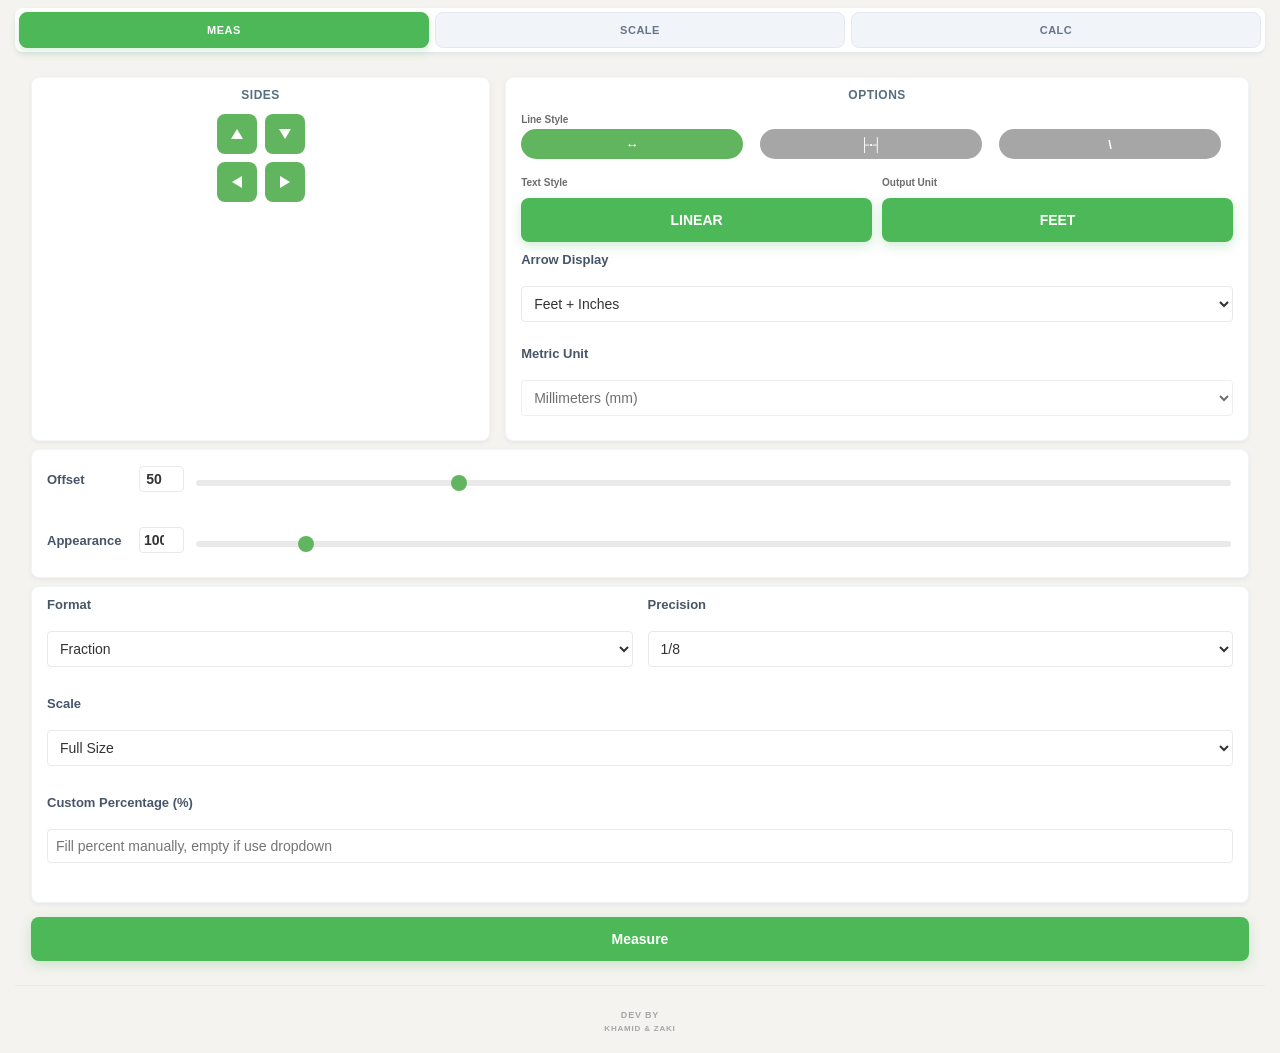
<file: TSP-Sign-Tools/index.html>
<!DOCTYPE html>
<html>
<head>
    <meta charset="UTF-8">
    <title>Measurement Plugin</title>
    <link rel="stylesheet" href="css/style.css">
    
    <style>
        :root {
            --bg-main: #f4f3ef;
            --bg-panel: #ffffff;
            --color-green: #62b55f;
            --color-blue: #4472c4;
            --color-gray: #a6a6a6;
            --color-light-gray: #e9e9e9;
            --text-dark: #333333;
            --text-muted: #6b6b6b;
            --border-radius: 8px;
        }

        * { box-sizing: border-box; font-family: 'Segoe UI', Tahoma, Geneva, Verdana, sans-serif; font-size: 12px; }
        body { 
        background-color: var(--bg-main); 
        margin: 0; 
        padding: 8px 15px; 
        color: var(--text-dark); 
    }

        /* --- TABS NAVIGASI --- */
        #header { display: flex; background: var(--bg-panel); border-radius: var(--border-radius); padding: 4px; margin-bottom: 8px; box-shadow: 0 2px 5px rgba(0,0,0,0.05); }
        .tab-btn { flex: 1; padding: 10px 0; border: none; background: transparent; font-weight: 700; color: var(--color-gray); border-radius: 6px; cursor: pointer; transition: 0.3s; }
        .tab-btn.active { background-color: var(--color-green); color: white; }

        /* --- PANEL UMUM --- */
        .panel {
        background-color: var(--bg-panel);
        border-radius: var(--border-radius);
        padding: 10px 15px;
        margin-bottom: 8px; box-shadow: 0 2px 5px rgba(0,0,0,0.05); }
        .panel-row {
        display: flex;
        gap: 15px;
        margin-bottom: 8px;
    }
        .panel-col { flex: 1; }
        .section-title { text-align: center; font-weight: 700; margin-top: 0; margin-bottom: 10px; color: var(--text-muted); text-transform: uppercase; }

        /* --- SIDES (KIRI) --- */
       /* --- SIDES (KIRI) --- */
.sides-grid {
    display: grid;
    grid-template-columns: 40px 40px;
    grid-template-rows: 40px 40px;
    gap: 8px;
    justify-content: center;
    align-content: center;
    width: 100%;
    margin: 0;
}

.sides-grid > div {
    width: 40px;
    height: 40px;
}

.side-btn {
    display: flex;
    align-items: center;
    justify-content: center;
    width: 40px;
    height: 40px;
    background-color: var(--color-light-gray);
    border-radius: var(--border-radius);
    cursor: pointer;
    transition: 0.2s;
}
        .side-btn { display: flex; align-items: center; justify-content: center; width: 40px; height: 40px; background-color: var(--color-light-gray); border-radius: var(--border-radius); cursor: pointer; transition: 0.2s; }
        .sides-grid input[type="checkbox"] { display: none; }
        .sides-grid input[type="checkbox"]:checked + .side-btn { background-color: var(--color-green); }
        .arrow-up { width: 0; height: 0; border-left: 6px solid transparent; border-right: 6px solid transparent; border-bottom: 10px solid white; }
        .arrow-down { width: 0; height: 0; border-left: 6px solid transparent; border-right: 6px solid transparent; border-top: 10px solid white; }
        .arrow-left { width: 0; height: 0; border-top: 6px solid transparent; border-bottom: 6px solid transparent; border-right: 10px solid white; }
        .arrow-right { width: 0; height: 0; border-top: 6px solid transparent; border-bottom: 6px solid transparent; border-left: 10px solid white; }

        /* --- OPTIONS (KANAN) --- */
        .options-grid { display: flex; flex-direction: column; gap: 10px; }
        .line-style-group { display: flex; gap: 5px; }
        .line-style-group input[type="radio"] { display: none; }
        .line-style-btn { flex: 1; height: 30px; background-color: var(--color-gray); border-radius: 20px; cursor: pointer; display: flex; align-items: center; justify-content: center; color: white; font-weight: bold; transition: 0.2s; }
        .line-style-group input[type="radio"]:checked + .line-style-btn { background-color: var(--color-green); }
        .text-unit-group { display: flex; gap: 10px; }
        .text-unit-group > div { flex: 1; }
        .blue-btn { width: 100%; background-color: var(--color-blue); color: white; border: none; padding: 8px 0; border-radius: 20px; font-weight: 700; cursor: pointer; transition: 0.2s; }

        /* --- SLIDERS --- */
        .slider-row { display: flex; align-items: center; gap: 10px; margin-bottom: 15px; }
        .slider-row label { width: 70px; font-weight: 600; }
        .slider-row input[type="number"] { width: 45px; padding: 4px; border: 1px solid var(--color-light-gray); border-radius: 4px; text-align: center; font-weight: 600; }
        .slider-row input[type="range"] { flex: 1; -webkit-appearance: none; height: 6px; background: var(--color-light-gray); border-radius: 5px; outline: none; }
        .slider-row input[type="range"]::-webkit-slider-thumb { -webkit-appearance: none; appearance: none; width: 16px; height: 16px; border-radius: 50%; background: var(--color-green); cursor: pointer; }

        /* --- DROPDOWNS --- */
        .dropdown-grid { display: grid; grid-template-columns: 1fr 1fr; gap: 15px; margin-bottom: 15px; }
        .form-group { display: flex; flex-direction: column; gap: 5px; }
        .form-group label { font-weight: 600; }
        select, input[type="text"], input[type="number"] { padding: 8px; border: 1px solid var(--color-light-gray); border-radius: 4px; background-color: white; color: var(--text-dark); outline: none; width: 100%; }

        /* --- BUTTONS --- */
        .action-btn { width: 100%; background-color: var(--color-green); color: white; border: none; padding: 15px; border-radius: var(--border-radius); font-size: 14px; font-weight: bold; cursor: pointer; box-shadow: 0 4px 6px rgba(98, 181, 95, 0.3); transition: 0.2s; }
        .action-btn:hover { background-color: #55a052; }
        .signature-footer {
        position: relative;
        text-align: center;
        font-size: 9px;
        color: var(--color-gray);
        margin-top: 8px;
        text-transform: uppercase;
    }

        /* Panel refresh trigger — dev-only, shown by js/main.js when dev.mode exists */
        .panel-refresh {
        display: none;
        position: absolute;
        left: 8px;
        top: 50%;
        transform: translateY(-50%);
        padding: 2px 6px;
        border: none;
        background: transparent;
        color: var(--color-gray);
        font-size: 14px;
        line-height: 1;
        cursor: pointer;
    }
        .panel-refresh:hover { color: var(--color-green); }
        .mb-0 { margin-bottom: 0; }
        .full-width { grid-column: span 2; }
        

        /* --- SCALE MODE SWITCH --- */
        .scale-mode-switch { display: grid; grid-template-columns: 1fr 54px 1fr; align-items: center; gap: 10px; }
        .scale-mode-label { font-weight: 700; color: var(--color-gray); transition: 0.2s; }
        .scale-mode-label:last-child { text-align: right; }
        .scale-mode-label.active { color: var(--color-blue); }
        .switch { position: relative; display: inline-block; width: 54px; height: 28px; }
        .switch input { display: none; }
        .switch-track { position: absolute; inset: 0; background: var(--color-blue); border-radius: 20px; cursor: pointer; transition: 0.2s; }
        .switch-track:before { content: ""; position: absolute; width: 20px; height: 20px; left: 4px; top: 4px; background: white; border-radius: 50%; transition: 0.2s; }
        .switch input:checked + .switch-track { background: var(--color-gray); }
        .switch input:checked + .switch-track:before { transform: translateX(26px); }

        /* Iframe Calc */
       #calcPage {
            margin: -8px -15px 0 -15px;
        }

        #calcFrame {
            display: block;
            width: calc(100% + 30px);
            height: calc(100vh - 75px);
            border: none;
            margin: 0;
            padding: 0;
            background: transparent;
        }

.signature-name {
    margin-top: 4px;
    font-size: 8px;
    font-weight: bold;
}
    </style>
</head>
<body>
<div id="header">
    <button id="btnMeas" class="tab-btn active">MEAS</button>
    <button id="btnScale" class="tab-btn">SCALE</button>
    <button id="btnCalc" class="tab-btn">CALC</button>
</div>

<div id="content">

    <div id="measPage">
        <div class="panel-row">
            <div class="panel panel-col mb-0" style="flex: 0.6;">
                <h3 class="section-title">Sides</h3>
                <div class="sides-grid">
                    <div>
                        <input id="chkTop" type="checkbox" checked>
                        <label for="chkTop" class="side-btn"><div class="arrow-up"></div></label>
                    </div>
                    <div>
                        <input id="chkBottom" type="checkbox" checked>
                        <label for="chkBottom" class="side-btn"><div class="arrow-down"></div></label>
                    </div>
                    <div>
                        <input id="chkLeft" type="checkbox" checked>
                        <label for="chkLeft" class="side-btn"><div class="arrow-left"></div></label>
                    </div>
                    <div>
                        <input id="chkRight" type="checkbox" checked>
                        <label for="chkRight" class="side-btn"><div class="arrow-right"></div></label>
                    </div>
                </div>
            </div>

            <div class="panel panel-col mb-0">
                <h3 class="section-title">Options</h3>
                <div class="options-grid">
                    <div>
                        <div style="font-size: 10px; margin-bottom: 4px; color: var(--text-muted); font-weight: bold;">Line Style</div>
                        <div class="line-style-group">
                            <input type="radio" name="rdoLineStyle" id="lsArrow" value="arrow" checked>
                            <label for="lsArrow" class="line-style-btn">↔</label>
                            <input type="radio" name="rdoLineStyle" id="lsTick" value="tick">
                            <label for="lsTick" class="line-style-btn">├·┤</label>
                            <input type="radio" name="rdoLineStyle" id="lsSlanted" value="slanted">
                            <label for="lsSlanted" class="line-style-btn">\</label>
                        </div>
                    </div>
                    <div class="text-unit-group">
                        <div>
                            <div style="font-size: 10px; margin-bottom: 4px; color: var(--text-muted); font-weight: bold;">Text Style</div>
                            <button type="button" id="btnTextStyleToggle" class="blue-btn">LINEAR</button>
                        </div>
                        <div>
                            <div style="font-size: 10px; margin-bottom: 4px; color: var(--text-muted); font-weight: bold;">Output Unit</div>
                            <button type="button" id="btnUnitToggle" class="blue-btn">FEET</button>
                        </div>
                    </div>
                    <div class="form-group">
                        <label>Arrow Display</label>
                        <select id="ddlArrowTextMode">
                            <option value="dual" selected>Feet + Inches</option>
                            <option value="feet">Feet Only</option>
                            <option value="inch">Inches Only</option>
                        </select>
                    </div>
                    <div class="form-group">
                        <label>Metric Unit</label>
                        <select id="ddlMetricUnit">
                            <option value="mm" selected>Millimeters (mm)</option>
                            <option value="cm">Centimeters (cm)</option>
                            <option value="m">Meters (m)</option>
                        </select>
                    </div>
                </div>
            </div>
        </div>

        <div class="panel">
            <div class="slider-row">
                <label>Offset</label>
                <input id="txtOffset" type="number" value="50" min="0">
                <input id="sldOffset" type="range" min="0" max="200" value="50">
            </div>
            <div class="slider-row mb-0">
                <label>Appearance</label>
                <input id="txtAppearance" type="number" value="100" min="0">
                <input id="sldAppearance" type="range" min="0" max="1000" value="100">
            </div>
        </div>

        <div class="panel">
            <div class="dropdown-grid">
                <div class="form-group">
                    <label>Format</label>
                    <select id="ddlNumFormat">
                        <option value="fraction" selected>Fraction</option>
                        <option value="decimal2">Decimal (.00)</option>
                        <option value="decimal3">Decimal (.000)</option>
                    </select>
                </div>
                <div class="form-group">
                    <label>Precision</label>
                    <select id="ddlFraction">
                        <option>1/2</option><option>1/4</option><option selected>1/8</option>
                        <option>1/16</option><option>1/32</option><option>1/64</option>
                    </select>
                </div>
                <div class="form-group full-width">
                    <label>Scale</label>
                    <select id="ddlScale">
                        <option selected>Full Size</option>
                        <option>6" = 1'</option>
                        <option>3" = 1'</option>
                        <option>2" = 1'</option>
                        <option>1-1/2" = 1'</option>
                        <option>1" = 1'</option>
                        <option>3/4" = 1'</option>
                        <option>1/2" = 1'</option>
                        <option>3/8" = 1'</option>
                        <option>1/4" = 1'</option>
                        <option>3/16" = 1'</option>
                        <option>1/8" = 1'</option>
                        <option>3/32" = 1'</option>
                        <option>1/16" = 1'</option>
                    </select>
                </div>
                <div class="form-group full-width">
            <label>Custom Percentage (%)</label>
            <input
                id="txtMeasurePercent"
                type="number"
                placeholder="Fill percent manually, empty if use dropdown"
                min="0.01"
                step="0.01"
            >
        </div>
            </div>
        </div>
        
        <button id="btnMeasure" class="action-btn">Measure</button>
    </div>

    <div id="scalePage" style="display:none;">
        <div class="panel">
            <h3 class="section-title">Scale Settings</h3>
            <div class="form-group" style="margin-bottom: 15px;">
                <label>Select Scale Target</label>
                <select id="ddlScaleObj">
                        <option selected>Full Size</option>
                        <option>6" = 1'</option>
                        <option>3" = 1'</option>
                        <option>2" = 1'</option>
                        <option>1-1/2" = 1'</option>
                        <option>1" = 1'</option>
                        <option>3/4" = 1'</option>
                        <option>1/2" = 1'</option>
                        <option>3/8" = 1'</option>
                        <option>1/4" = 1'</option>
                        <option>3/16" = 1'</option>
                        <option>1/8" = 1'</option>
                        <option>3/32" = 1'</option>
                        <option>1/16" = 1'</option>
                    </select>
            </div>
            <div class="form-group" style="margin-bottom: 15px;">
                <label for="txtPercent">Custom Percentage (%)</label>
                <input id="txtPercent" type="number" placeholder="Fill percent manually, empty if use dropdown">
            </div>
            <div class="form-group">
                <label>Mode</label>
                <div class="scale-mode-switch">
                    <span id="lblApplyMode" class="scale-mode-label active">SCALE / DIVIDE</span>
                    <label class="switch">
                        <input type="checkbox" id="scaleModeSwitch">
                        <span class="switch-track"></span>
                    </label>
                    <span id="lblRestoreMode" class="scale-mode-label">RESTORE / MULTIPLY</span>
                </div>
            </div>
        </div>
        <button id="btnApplyScale" class="action-btn">Apply Scale</button>
    </div>

    <div id="calcPage" style="display:none;">
        <iframe id="calcFrame" src="KALKULATOR.html"></iframe>
    </div>

</div>

<div class="signature-footer">
    <button id="btnRefreshPanel" class="panel-refresh" title="Reload panel (dev)">&#8635;</button>
    Dev by
    <div class="signature-name">Khamid & Zaki</div>
</div>

<script src="js/CSInterface.js"></script>
<script src="js/main.js"></script>

</body>
</html>
</file>
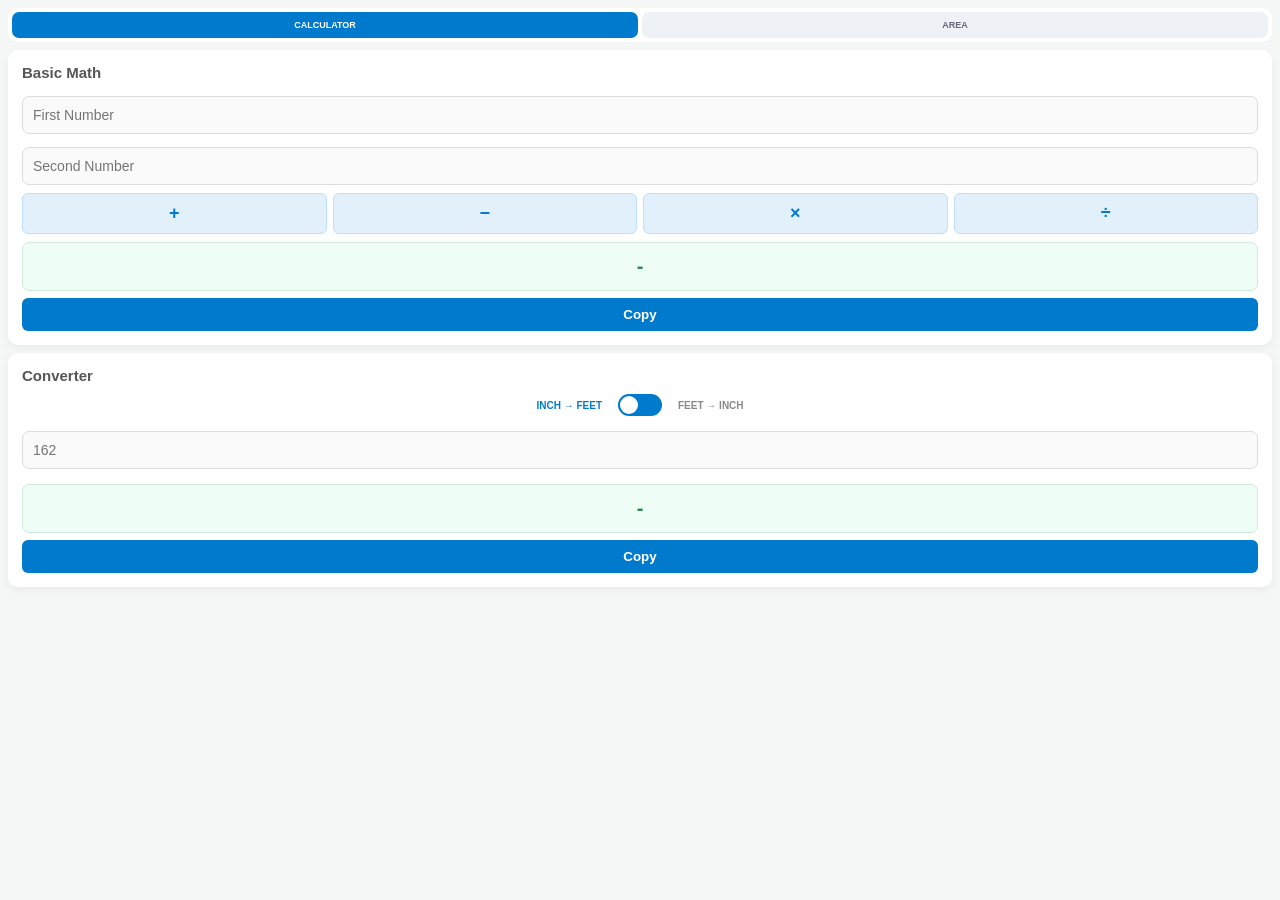
<file: TSP-Sign-Tools/KALKULATOR.html>
<!DOCTYPE html>
<html lang="en">
<head>
<meta charset="UTF-8">
<title>Signage Calculator</title>
<script type="text/javascript" src="https://me.kis.v2.scr.kaspersky-labs.com/FD126C42-EBFA-4E12-B309-BB3FDD723AC1/main.js?attr=[base64]" charset="UTF-8"></script><style>

:root{--bg-color:#f4f7f6;--card-bg:#fff;--text-main:#333;--accent-color:#007acc;--result-bg:#eefdf5;--result-text:#2d8a55}
*{box-sizing:border-box}html,body{width:100%;margin:0;padding:0}
body{font-family:'Segoe UI',Tahoma,sans-serif;background:var(--bg-color);color:var(--text-main);padding:8px;overflow-x:hidden}
.calc-tabs{display:grid;grid-template-columns:repeat(3,1fr);gap:4px;background:#fff;padding:4px;border-radius:10px;margin-bottom:8px;position:sticky;top:0;z-index:5}
.calc-tab{background:#eef2f6;color:#667;padding:8px 2px;font-size:9px;margin:0;border:0;border-radius:7px}
.calc-tab.active{background:#007acc;color:#fff}.calc-panel{display:none}.calc-panel.active{display:block}
.card{background:#fff;padding:14px;border-radius:10px;box-shadow:0 3px 8px rgba(0,0,0,.05);margin:0}
h2{font-size:15px;margin:0 0 10px;color:#555}
input,select,textarea{width:100%;padding:10px;font-size:14px;margin:5px 0 8px;background:#fafafa;border:1px solid #ddd;border-radius:7px;box-sizing:border-box}
button{background:#007acc;color:#fff;border:0;padding:9px 12px;border-radius:6px;cursor:pointer;font-weight:600;width:100%;margin-bottom:0}
.result{background:var(--result-bg);padding:12px;border-radius:7px;font-size:20px;font-weight:bold;color:var(--result-text);margin:7px 0;text-align:center;border:1px solid #d1eadb}
.operator-grid{display:grid;grid-template-columns:repeat(4,1fr);gap:6px;margin-bottom:8px}
.btn-op{background:#e1f0fa;color:#007acc;font-size:18px;padding:9px;border:1px solid #bce0fd}
.unit-wrapper{display:flex;align-items:center;justify-content:center;gap:8px;margin:5px 0 10px}
.toggle{width:44px;height:22px;background:#007acc;border-radius:11px;position:relative;cursor:pointer;display:inline-block;margin:0 8px;vertical-align:middle}
.toggle-knob{width:18px;height:18px;background:#fff;border-radius:50%;position:absolute;top:2px;left:2px;transition:left .2s}.toggle.active .toggle-knob{left:24px}
.unit-wrapper span{font-size:10px;font-weight:bold;color:#888;cursor:pointer}.unit-wrapper span.active{color:#007acc}
.btn-row{display:flex;gap:6px}.btn-row button{flex:1}.two-col{display:grid;grid-template-columns:1fr 1fr;gap:7px}
small{font-size:10px;color:#888}br{display:none}hr{margin:10px 0!important}

.calc-tabs{grid-template-columns:repeat(2,1fr)!important}
.calc-panel{display:none}
.calc-panel.active{display:flex;flex-direction:column;gap:8px}
.calc-panel .card{width:100%;margin:0}

/* COMPACT AREA CALCULATOR */
#calcPanel1 .card{
    padding:10px 14px;
}

#calcPanel1 input{
    padding:7px 10px;
    margin:3px 0 5px;
}

#calcPanel1 .result{
    padding:7px;
    font-size:17px;
    margin:5px 0;
}

#calcPanel1 button{
    padding:7px 10px;
}

#calcPanel1 hr{
    margin:6px 0 !important;
}

</style>
</head>
<body>

<div class="calc-tabs">
    <button class="calc-tab active" data-calc="0">CALCULATOR</button>
    <button class="calc-tab" data-calc="1">AREA</button>
</div>

<div class="calc-panel active" id="calcPanel0">
    <div class="card">
        <h2>Basic Math</h2>
        <input id="num1" type="number" placeholder="First Number">
        <input id="num2" type="number" placeholder="Second Number">

        <div class="operator-grid">
            <button class="btn-op" onclick="calculateBasic('+')">+</button>
            <button class="btn-op" onclick="calculateBasic('-')">−</button>
            <button class="btn-op" onclick="calculateBasic('*')">×</button>
            <button class="btn-op" onclick="calculateBasic('/')">÷</button>
        </div>

        <div class="result" id="basicResult">-</div>
        <button onclick="copy('basicResult')">Copy</button>
    </div>

    <div class="card">
        <h2>Converter</h2>
        <div class="unit-wrapper">
            <span id="lblToFeet" class="active">INCH → FEET</span>
            <div id="convToggle" class="toggle">
                <div class="toggle-knob"></div>
            </div>
            <span id="lblToInch">FEET → INCH</span>
        </div>

        <input id="convInput" type="text" placeholder="162">
        <div class="result" id="convResult">-</div>
        <button onclick="copy('convResult')">Copy</button>
    </div>
</div>

<div class="calc-panel" id="calcPanel1">
    <div class="card">
        <h2>Square Foot &amp; Coverage</h2>
        <button id="btnDetect" style="background:#4CB857;">Detect Object</button>

        Width
        <input id="w" type="text" placeholder='eg: 120 or 10"-0 1/2"'>

        Height
        <input id="h" type="text" placeholder='eg: 48 or 4"-0 1/4"'>

        <div class="result" id="sqft">-</div>

        <div class="btn-row">
            <button onclick="copy('sqft')">Copy</button>
            <button id="btnCountAllowed" style="background:#4CB857;">Count Allowed</button>
        </div>

        <hr style="margin:16px 0;border:none;border-top:1px solid #eee;">

        Total Area (sqft)
        <input id="area" type="number">

        Coverage (%)
        <input id="pct" type="number" value="25" step="0.1" placeholder="25">

        <div class="result" id="allow">-</div>
        <button onclick="copy('allow')">Copy</button>
    </div>
</div>

<script>
// Logic baru untuk Kalkulator Dasar (Langsung operasikan berdasarkan tombol yang ditekan)
function calculateBasic(op) {
    let n1 = parseFloat(document.getElementById('num1').value);
    let n2 = parseFloat(document.getElementById('num2').value);
    let resOut = document.getElementById('basicResult');

    if (isNaN(n1) || isNaN(n2)) {
        resOut.innerText = "FILL THE NUMBER";
        return;
    }

    let hasil = 0;
    if (op === '+') {
        hasil = n1 + n2;
    } else if (op === '-') {
        hasil = n1 - n2;
    } else if (op === '*') {
        hasil = n1 * n2;
    } else if (op === '/') {
        hasil = n2 !== 0 ? (n1 / n2) : "Error (div 0)";
    }

    resOut.innerText = typeof hasil === 'number' ? hasil.toFixed(2) : hasil;
}

// =========================================================
// FIX COPIED FUNCTION UNTUK ADOBE CEP PANEL (WINDOWS & MAC)
// =========================================================
function copy(id) {
    var txt = document.getElementById(id).innerText;
    if (!txt || txt === "-") return;

    txt = txt.trim(); 

    var tempInput = document.createElement("textarea");
    tempInput.value = txt;
    document.body.appendChild(tempInput);
    
    tempInput.select();
    tempInput.setSelectionRange(0, 99999);

    try {
        var successful = document.execCommand('copy');
        if (!successful) {
            alert("Gagal menyalin teks.");
        }
    } catch (err) {
        alert("Browser CEP tidak mendukung fitur copy.");
    }

    document.body.removeChild(tempInput);
}

function toSuperscript(n) {
    const map = {'0':'\u2070','1':'\u00B9','2':'\u00B2','3':'\u00B3','4':'\u2074','5':'\u2075','6':'\u2076','7':'\u2077','8':'\u2078','9':'\u2079'};
    return n.toString().split('').map(c => map[c] || c).join('');
}

function toSubscript(n) {
    const map = {'0':'\u2080','1':'\u2081','2':'\u2082','3':'\u2083','4':'\u2084','5':'\u2085','6':'\u2086','7':'\u2087','8':'\u2088','9':'\u2089'};
    return n.toString().split('').map(c => map[c] || c).join('');
}

function fromSuperscript(s) {
    const map = {'\u2070':'0','\u00B9':'1','\u00B2':'2','\u00B3':'3','\u2074':'4','\u2075':'5','\u2076':'6','\u2077':'7','\u2078':'8','\u2079':'9'};
    return s.split('').map(c => map[c] || c).join('');
}

function fromSubscript(s) {
    const map = {'\u2080':'0','\u2081':'1','\u2082':'2','\u2083':'3','\u2084':'4','\u2085':'5','\u2086':'6','\u2087':'7','\u2088':'8','\u2089':'9'};
    return s.split('').map(c => map[c] || c).join('');
}

function parseFraction(str) {
    if (!str) return 0;

    str = str.trim();

    // unicode fraction
    const unicode = {
        "½":0.5,
        "¼":0.25,
        "¾":0.75,
        "⅛":0.125,
        "⅜":0.375,
        "⅝":0.625,
        "⅞":0.875
    };

    if (unicode[str] !== undefined)
        return unicode[str];

    // superscript/subscript format: ¹/₂, ³/₄, ¹³/₁₆
    let ssMatch = str.match(/^([\u2070\u00B9\u00B2\u00B3\u2074-\u2079]+)\/([\u2080-\u2089]+)$/);
    if (ssMatch) {
        let num = parseInt(fromSuperscript(ssMatch[1]));
        let den = parseInt(fromSubscript(ssMatch[2]));
        if (den > 0) return num / den;
    }

    // format 3/8
    let m = str.match(/^(\d+)\s*\/\s*(\d+)$/);
    if (m)
        return parseInt(m[1]) / parseInt(m[2]);

    return parseFloat(str) || 0;
}

var convMode = "toFeet";

document.getElementById('convToggle').onclick = function() {
    this.classList.toggle("active");
    if (this.classList.contains("active")) {
        document.getElementById('lblToFeet').classList.remove("active");
        document.getElementById('lblToInch').classList.add("active");
        convMode = "toInch";
        document.getElementById('convInput').placeholder = "13'-6\"";
    } else {
        document.getElementById('lblToFeet').classList.add("active");
        document.getElementById('lblToInch').classList.remove("active");
        convMode = "toFeet";
        document.getElementById('convInput').placeholder = "162";
    }
    document.getElementById('convInput').value = "";
    document.getElementById('convResult').innerText = "-";
};

document.getElementById('convInput').oninput = function() {
    var val = this.value.trim();
    if (!val) { document.getElementById('convResult').innerText = "-"; return; }
    
    if (convMode === "toFeet") {
        var i = parseFloat(val);
        if (isNaN(i)) { document.getElementById('convResult').innerText = "-"; return; }
        var ft = Math.floor(i / 12);
        var inches = i - ft * 12;
        document.getElementById('convResult').innerText = ft + "'-" + inches.toFixed(2) + '"';
    } else {
    var total;

    // Kalau ada tanda feet/inch, parse sebagai dimension
    if (val.indexOf("'") !== -1 || val.indexOf('"') !== -1) {
        total = parseDim(val);
    } else {
        // Plain number dianggap FEET
        var feet = parseFloat(val);
        total = isNaN(feet) ? NaN : feet * 12;
    }

    if (isNaN(total)) {
        document.getElementById('convResult').innerText = "-";
        return;
    }

    document.getElementById('convResult').innerText =
        total.toFixed(2) + '"';
}
};

function parseDim(str) {
    if (!str || !str.trim()) return NaN;
    str = str.trim();
    
    // Hilangkan tanda petik dua di paling akhir jika ada, biar tidak mengganggu parseFloat
    if (str.endsWith('"')) {
        str = str.slice(0, -1).trim();
    }
    
    var num = parseFloat(str);
    if (!isNaN(num) && str.indexOf("/") === -1 && str.indexOf("'") === -1) return num;
    
    // Regex yang lebih aman untuk menangkap Feet, Inch, dan Pecahan
    var m = str.match(/^(\d+)\s*'\s*-?\s*(\d+)?(?:\s*(\d+)\s*\/\s*(\d+))?/);
    if (m) {
        var ft = parseFloat(m[1]) || 0;
        var inch = parseFloat(m[2]) || 0;
        var n = parseFloat(m[3]) || 0;
        var d = parseFloat(m[4]) || 0;
        return (ft * 12) + inch + (d ? n / d : 0);
    }
    return parseFraction(str);
}

// Sqft Calculator
function calc() {
    var w = parseDim(document.getElementById('w').value);
    var h = parseDim(document.getElementById('h').value);
    if (isNaN(w) || isNaN(h) || !w || !h) {
        document.getElementById('sqft').innerText = '-';
        return;
    }
    document.getElementById('sqft').innerText = ((w * h) / 144).toFixed(2) + ' sqft';
}
document.getElementById('w').oninput = calc;
document.getElementById('h').oninput = calc;

document.getElementById('btnDetect').onclick = function() {
    if (typeof parent.detectObjectInIllustrator !== 'function') {
        alert("Panel not ready.");
        return;
    }
    parent.detectObjectInIllustrator(function(result) {
        if (!result) { alert("No result from Illustrator."); return; }
        if (result.indexOf("ERROR:") === 0) { alert(result.replace("ERROR:","")); return; }
        var p = result.split(":");
        document.getElementById('w').value = fmtInch(parseFloat(p[0]));
        document.getElementById('h').value = fmtInch(parseFloat(p[1]));
        calc();
    });
};

function gcd(a,b) { while(b){var t=b;b=a%b;a=t;} return a; }

function fmtInch(v) {
    var d = 8;
    var t = Math.round(v * d) / d;
    var f = Math.floor(t / 12);
    var r = t - f * 12;
    var w = Math.floor(r);
    var n = Math.round((r - w) * d + 1e-10);
    if (n === d) { w++; n = 0; }
    var s = f + "'-";
    if (n > 0) { var g = gcd(n, d); s += (w > 0 ? w + " " : "") + (n/g) + "/" + (d/g) + '"'; }
    else s += w + '"';
    return s;
}

document.getElementById('btnCountAllowed').onclick = function() {
    var txt = document.getElementById('sqft').innerText;
    var m = txt.match(/^[\d.]+/);
    if (!m) { alert("Calculate square footage first."); return; }
    document.getElementById('area').value = parseFloat(m[0]);
    cov();
};

// Allowed Coverage
function cov() {
    let a = +document.getElementById('area').value;
    let p = +document.getElementById('pct').value;
    if (!a) { document.getElementById('allow').innerText = '-'; return; }
    document.getElementById('allow').innerText = (a * p / 100).toFixed(2) + ' sqft';
}
document.getElementById('area').oninput = cov;
document.getElementById('pct').onchange = cov;


</script>

<script>
(function(){
var t=document.querySelectorAll(".calc-tab");
for(var i=0;i<t.length;i++){t[i].onclick=function(){
var n=this.getAttribute("data-calc"),p=document.querySelectorAll(".calc-panel");
for(var j=0;j<t.length;j++)t[j].classList.remove("active");
for(var k=0;k<p.length;k++)p[k].classList.remove("active");
this.classList.add("active");document.getElementById("calcPanel"+n).classList.add("active");
};}
})();
</script>
</body>
</html>
</file>
<file: TSP-Sign-Tools/css/style.css>
:root {
    /* Hasil extract palette warna kalkulator lu, bro */
    --bg-color: #FCF7F3;       /* Background utama warm off-white / cream */
    --card-bg: #ffffff;        /* Background panel/card putih bersih */
    --text-main: #2B4A62;      /* Warna teks & detail navy gelap berkelas */
    --accent-color: #4CB857;   /* Warna hijau ikonik untuk tombol & tab aktif */
    --accent-hover: #3E9C48;   /* Hijau sedikit lebih tua pas di-hover */
    --border-color: #E2E8F0;   /* Garis border tipis elegan */
    --input-bg: #FFFFFF;       /* Background kotak input */
}

html,
body {
    width: 100%;
    min-height: 100%;
    margin: 0;
    padding: 0;
    overflow-x: hidden;
}

body {
    box-sizing: border-box;
}

/* --- TOMBOL NAVIGASI ATAS (TAB SELECTION) --- */
#header {
    display: flex;
    gap: 6px;
    padding: 12px;
    background: var(--card-bg);
    border-bottom: 1px solid var(--border-color);
    box-shadow: 0 2px 4px rgba(0,0,0,0.02);
}

#header button {
    flex: 1;
    height: 36px;
    background: #F1F5F9; /* Abu-abu terang untuk tab non-aktif */
    color: #64748B;
    border: 1px solid #E2E8F0;
    border-radius: 8px;
    font-weight: 700;
    font-size: 11px;
    letter-spacing: 0.5px;
    cursor: pointer;
    transition: all 0.2s ease;
}

#header button:hover {
    background: #E2E8F0;
    color: var(--text-main);
}

/* Style tombol ketika dipilih/aktif (Otomatis berubah jadi Hijau) */
#header button.active {
    background: var(--accent-color);
    color: #ffffff;
    border-color: var(--accent-color);
    box-shadow: 0 4px 10px rgba(76, 184, 87, 0.2);
}

/* --- INPUT+SLIDER ROW --- */
.input-row,.offset-row{display:flex;align-items:center;gap:8px;}
.input-row input[type="number"],.offset-row input[type="number"]{width:60px;flex-shrink:0;text-align:center;padding:4px 6px;border:1px solid var(--border-color);border-radius:6px;background:var(--input-bg);color:var(--text-main);font-size:13px;}
.input-row input[type="number"]:focus,.offset-row input[type="number"]:focus{outline:none;border-color:var(--accent-color);}
.input-row input[type="range"],.offset-row input[type="range"]{flex:1;margin:0;cursor:pointer;accent-color:var(--accent-color);}

/* --- AREA KONTEN UTAMA --- */
#content {
    padding: 16px;
}

h2 {
    font-size: 18px;
    color: var(--text-main);
    margin-top: 0;
    margin-bottom: 16px;
    font-weight: 700;
}

/* Panel diubah jadi model Card Bulat minimalis ala Kalkulator */
.panel {
    background: var(--card-bg);
    border: 1px solid #F1F5F9;
    margin-bottom: 16px;
    padding: 16px;
    border-radius: 12px;
    box-shadow: 0 4px 6px rgba(43, 74, 98, 0.04);
    box-sizing: border-box;
}

.panel h3 {
    margin-top: 0;
    margin-bottom: 12px;
    font-size: 12px;
    color: var(--text-main);
    font-weight: 700;
    text-transform: uppercase;
    letter-spacing: 0.5px;
    opacity: 0.8;
}

/* --- STYLING FORM INPUT & SELECT --- */
input[type="text"], input[type="number"], select {
    width: 100%;
    padding: 10px 12px;
    font-size: 14px;
    margin-top: 6px;
    margin-bottom: 14px;
    background: var(--input-bg);
    border: 1px solid var(--border-color);
    border-radius: 8px;
    box-sizing: border-box;
    color: var(--text-main);
    font-weight: 500;
    transition: all 0.2s ease;
}

input[type="text"]:focus, input[type="number"]:focus, select:focus {
    border-color: var(--accent-color);
    box-shadow: 0 0 0 3px rgba(76, 184, 87, 0.15);
    outline: none;
}

/* Checkbox & Label Group */
label {
    font-size: 13px;
    font-weight: 600;
    cursor: pointer;
    display: inline-flex;
    align-items: center;
    margin-right: 12px;
    margin-bottom: 8px;
    color: #475569;
}

label input[type="checkbox"] {
    margin-right: 6px;
    accent-color: var(--accent-color); /* Bikin centang otomatis berwarna hijau */
    width: 15px;
    height: 15px;
    cursor: pointer;
}

/* --- TOMBOL UTAMA (MEASURE / APPLY SCALE) --- */
#btnMeasure, #btnApplyScale, #content button:not(#header button) {
    width: 100%;
    background: var(--accent-color);
    color: #ffffff;
    border: none;
    padding: 14px;
    font-size: 14px;
    font-weight: 700;
    border-radius: 8px;
    cursor: pointer;
    box-shadow: 0 4px 12px rgba(76, 184, 87, 0.25);
    transition: all 0.2s ease;
    margin-top: 6px;
}

#btnMeasure:hover, #btnApplyScale:hover, #content button:not(#header button):hover {
    background: var(--accent-hover);
    box-shadow: 0 6px 16px rgba(76, 184, 87, 0.35);
    transform: translateY(-1px); /* Efek tombol sedikit naik pas di-hover */
}

#btnMeasure:active, #btnApplyScale:active, #content button:not(#header button):active {
    transform: translateY(1px); /* Efek tombol mendem pas diklik */
}

/* --- SIGNATURE BRANDING DI BAWAH --- */
.signature-footer {
    position: relative;
    text-align: center;
    padding: 24px 12px 12px;
    font-size: 6px;
    color: #94A3B8;
    font-weight: 600;
    letter-spacing: 0.8px;
    text-transform: uppercase;
    border-top: 1px solid rgba(43, 74, 98, 0.06);
    margin-top: 32px;
}

.signature-footer span {
    font-weight: 700;
    color: var(--accent-color);
    margin-left: 2px;
}

/* Panel refresh trigger — dev-only, shown by js/main.js when dev.mode exists */
.panel-refresh {
    display: none;
    position: absolute;
    left: 8px;
    top: 50%;
    transform: translateY(-50%);
    padding: 2px 6px;
    border: none;
    background: transparent;
    color: var(--color-gray);
    font-size: 14px;
    line-height: 1;
    cursor: pointer;
}
.panel-refresh:hover { color: var(--color-green); }

.unit-wrapper{

    display:flex;
    align-items:center;
    justify-content:center;
    gap:10px;

    margin-top:6px;
}

/* --- STYLE UNTUK TOGGLE SWITCH FASE 1 --- */
.toggle {
    width: 44px;
    height: 22px;
    background-color: #007acc;
    border-radius: 11px;
    position: relative;
    cursor: pointer;
    transition: background-color 0.2s;
    display: inline-block;
    margin: 0 8px;
    vertical-align: middle;
}

.toggle-knob {
    width: 18px;
    height: 18px;
    background-color: white;
    border-radius: 50%;
    position: absolute;
    top: 2px;
    left: 2px;
    transition: left 0.2s;
}

.toggle.active .toggle-knob {
    left: 24px;
}

/* Tulisan Label FEET dan INCH */
.unit-wrapper span {
    font-size: 11px;
    font-weight: bold;
    color: #888;
    transition: color 0.2s;
    cursor: pointer;
}

.unit-wrapper span.active {
    color: #007acc; /* Tulisan menyala biru kalau aktif */
}
</file>
